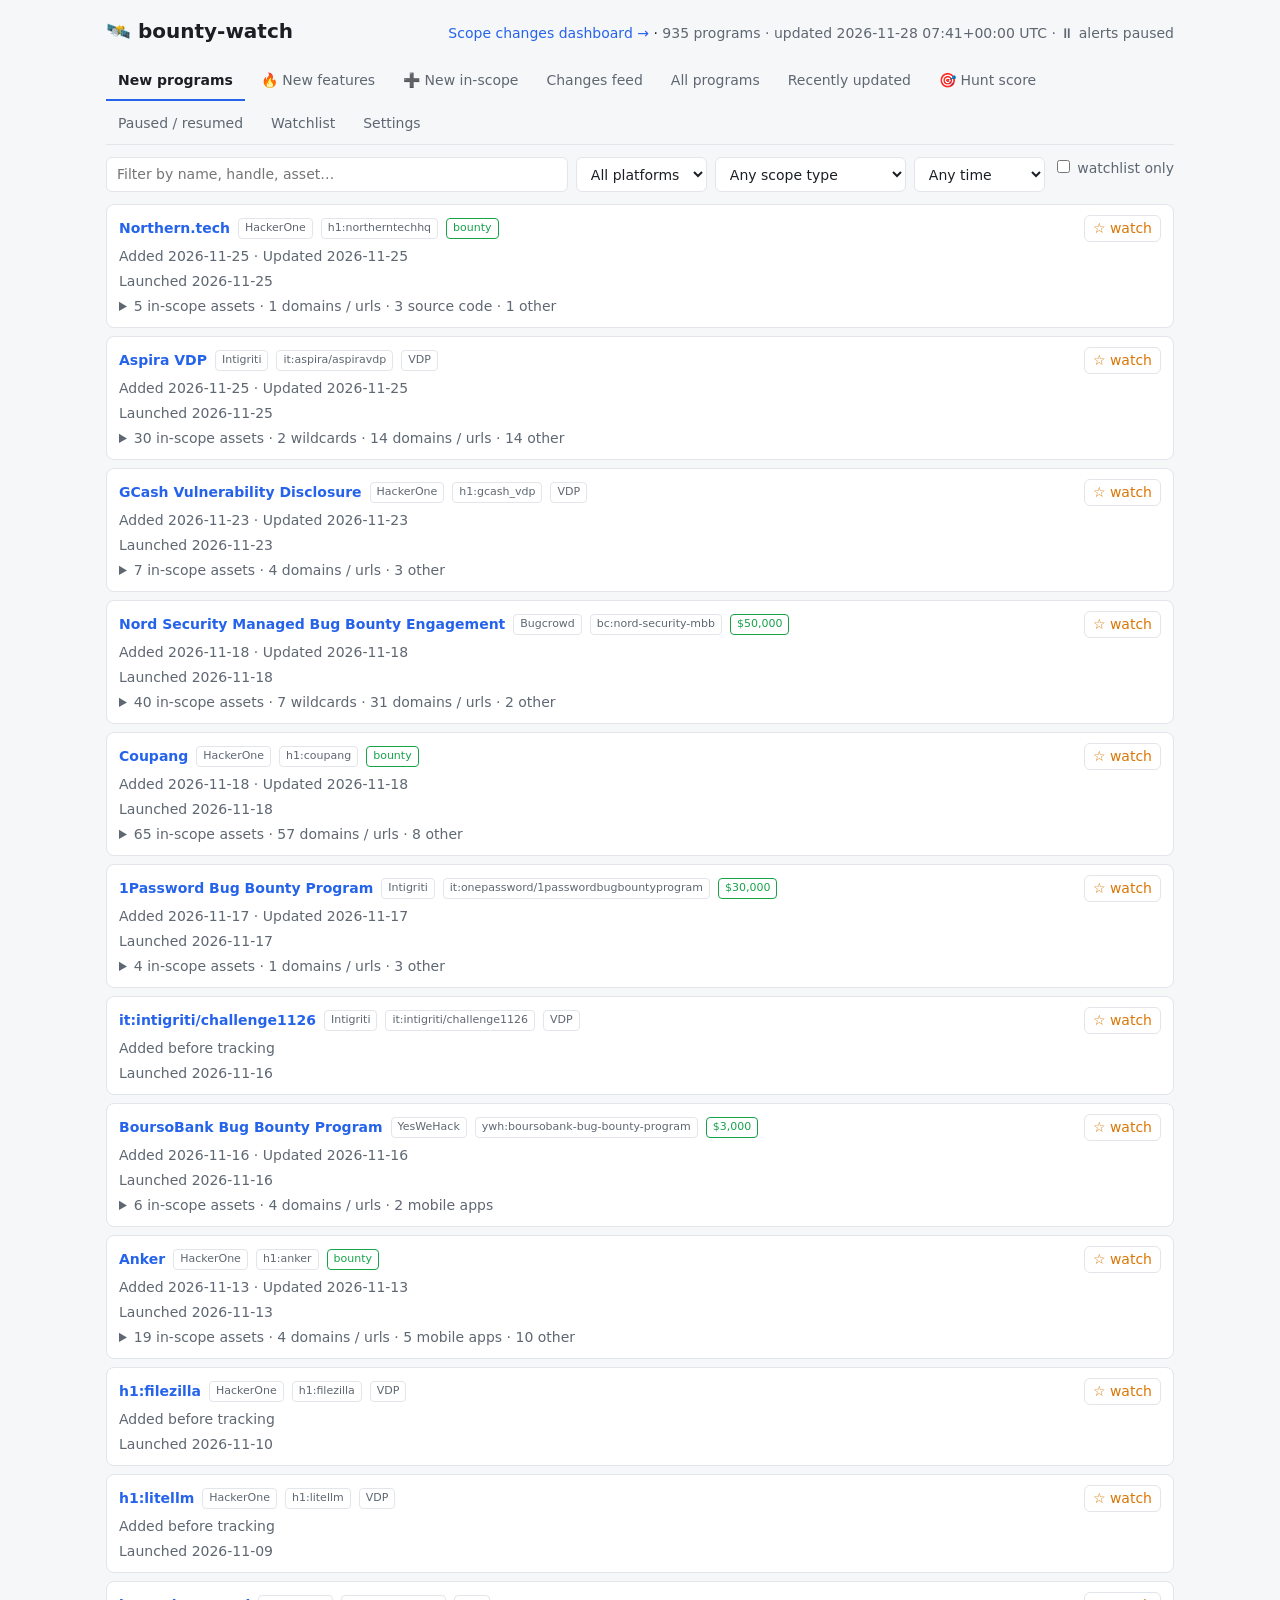
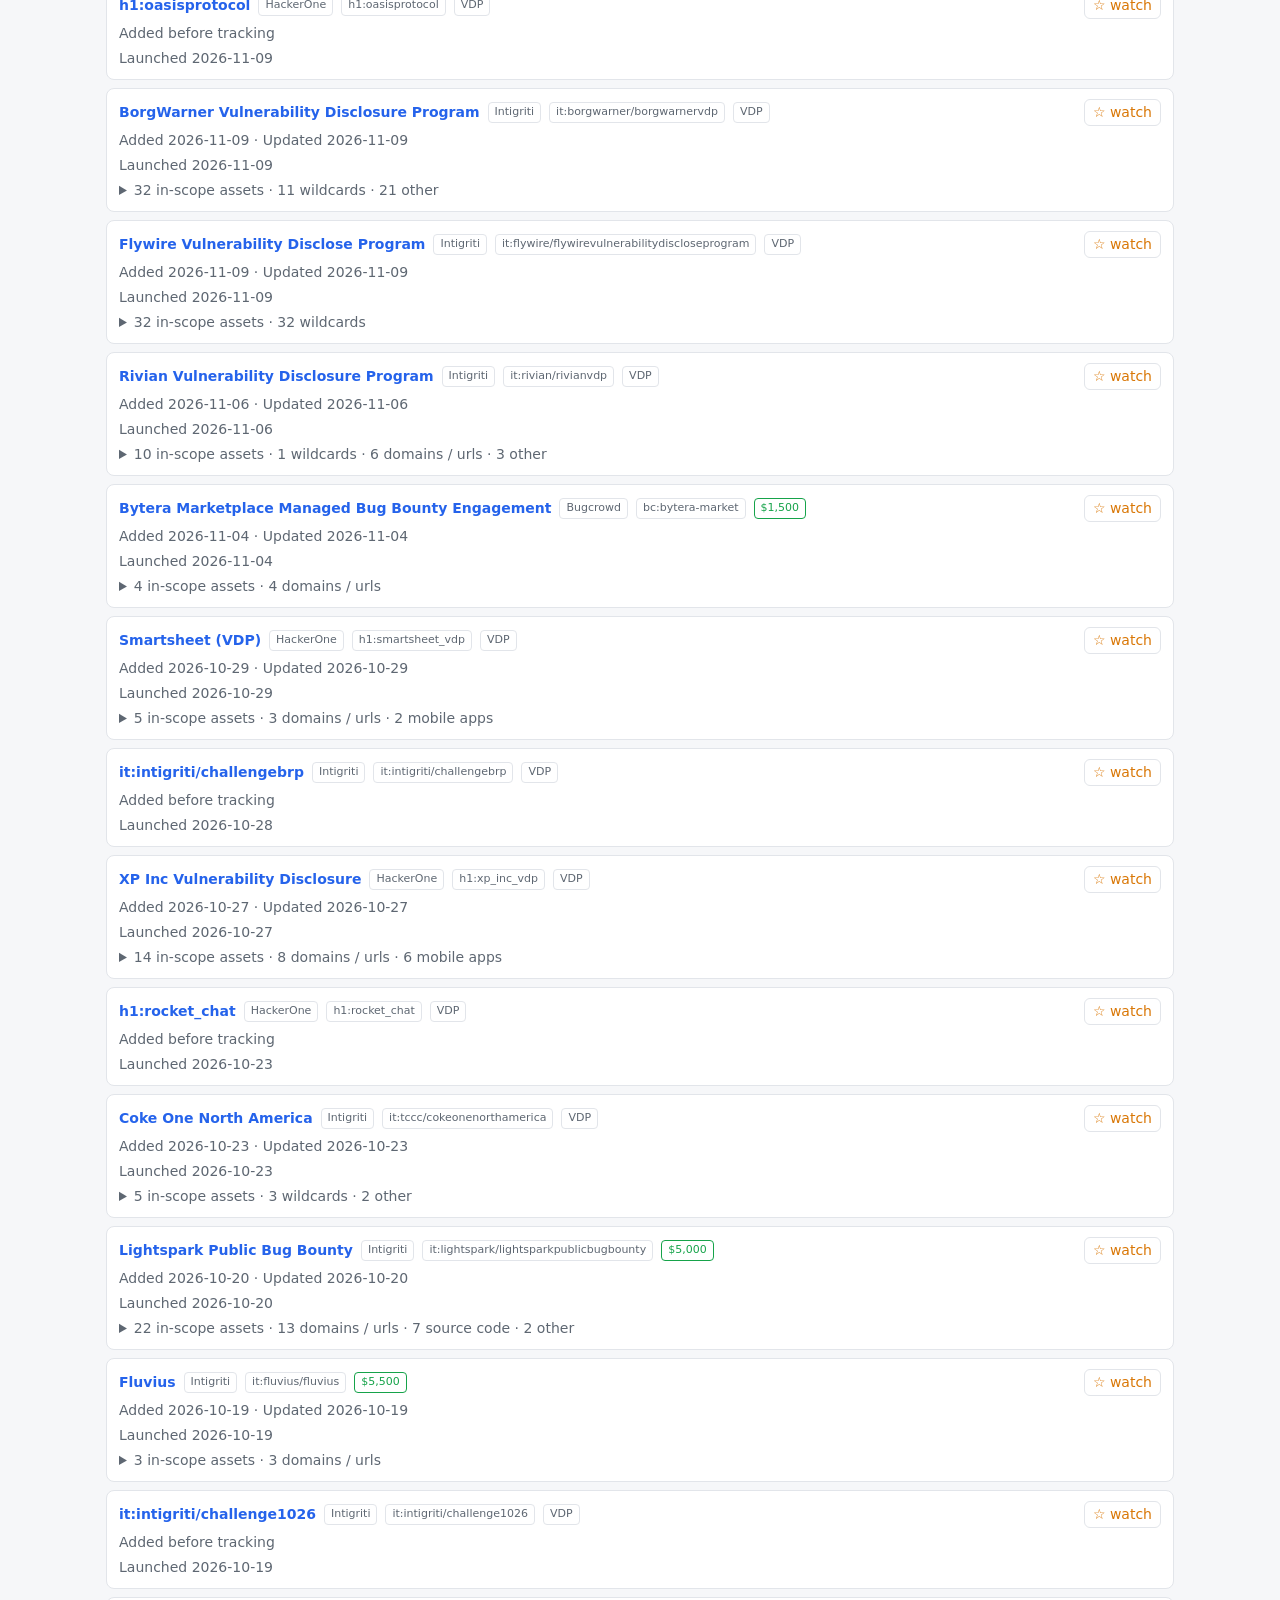
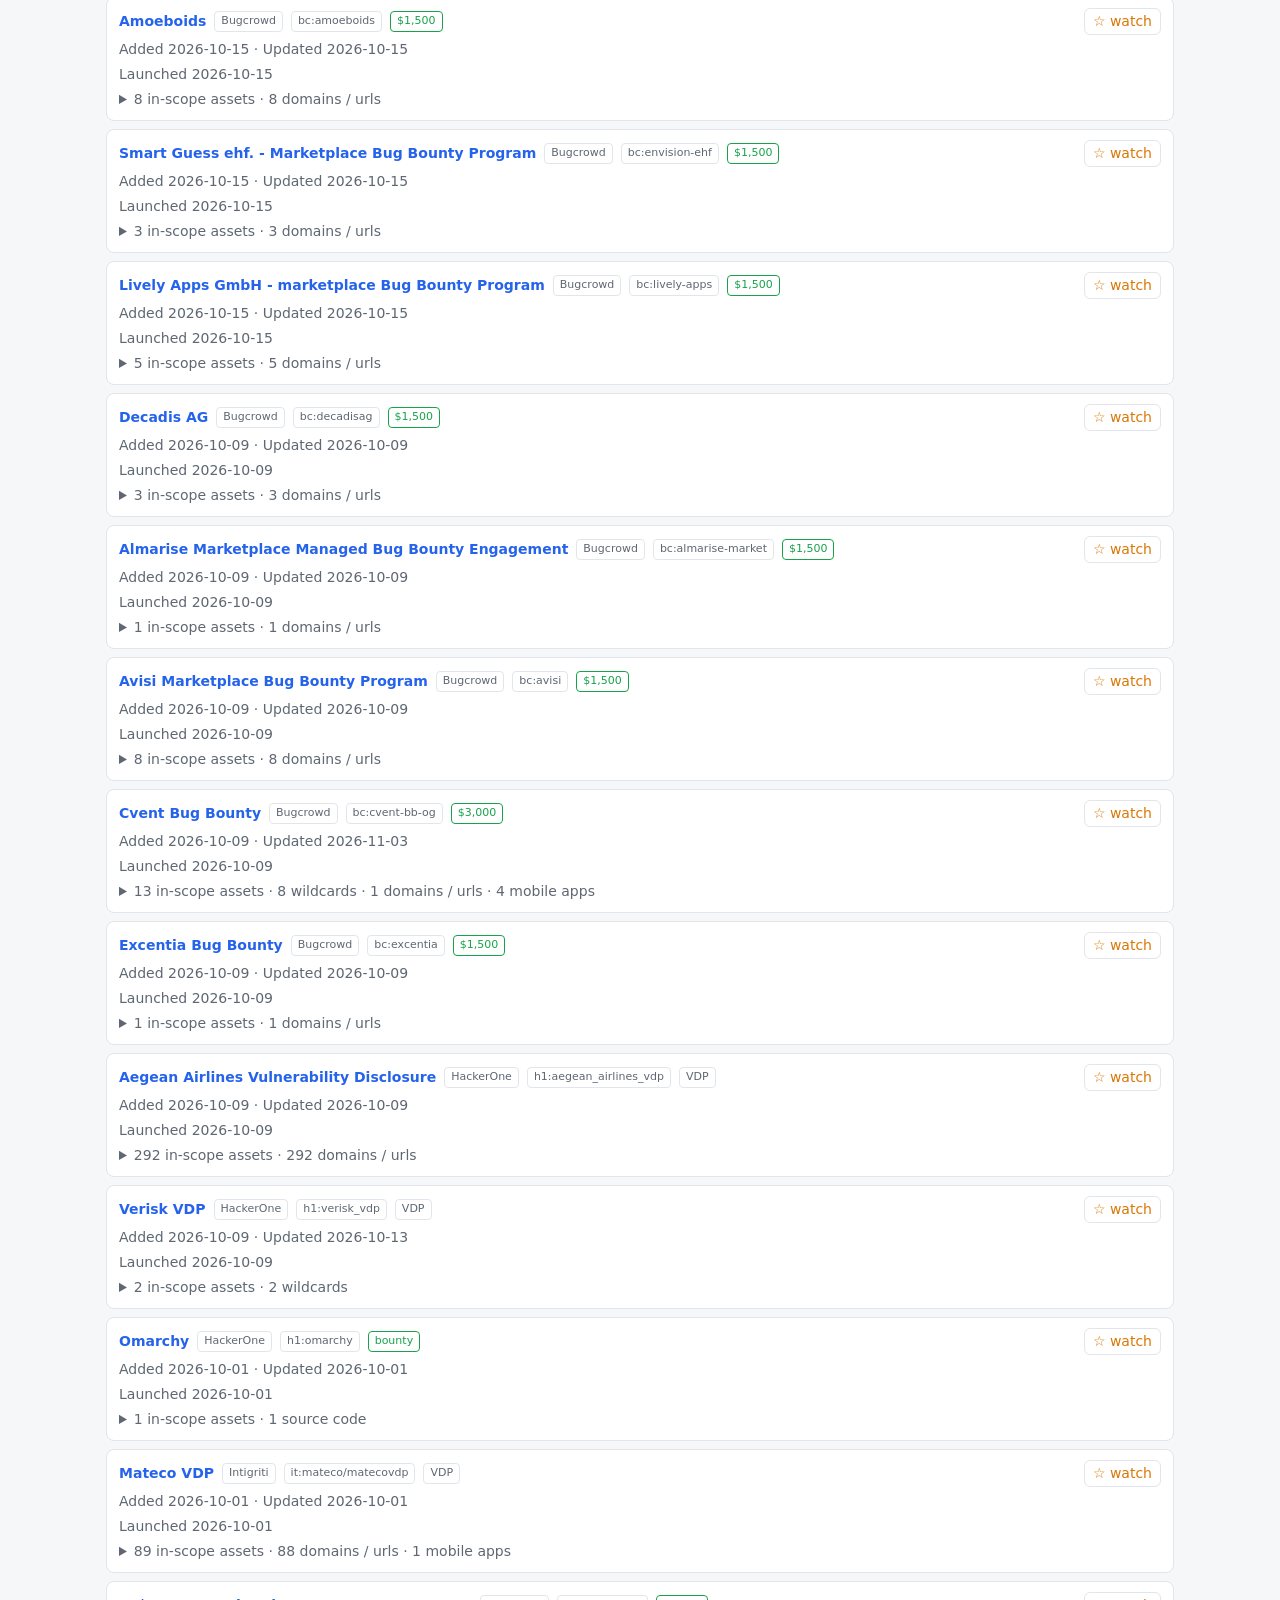
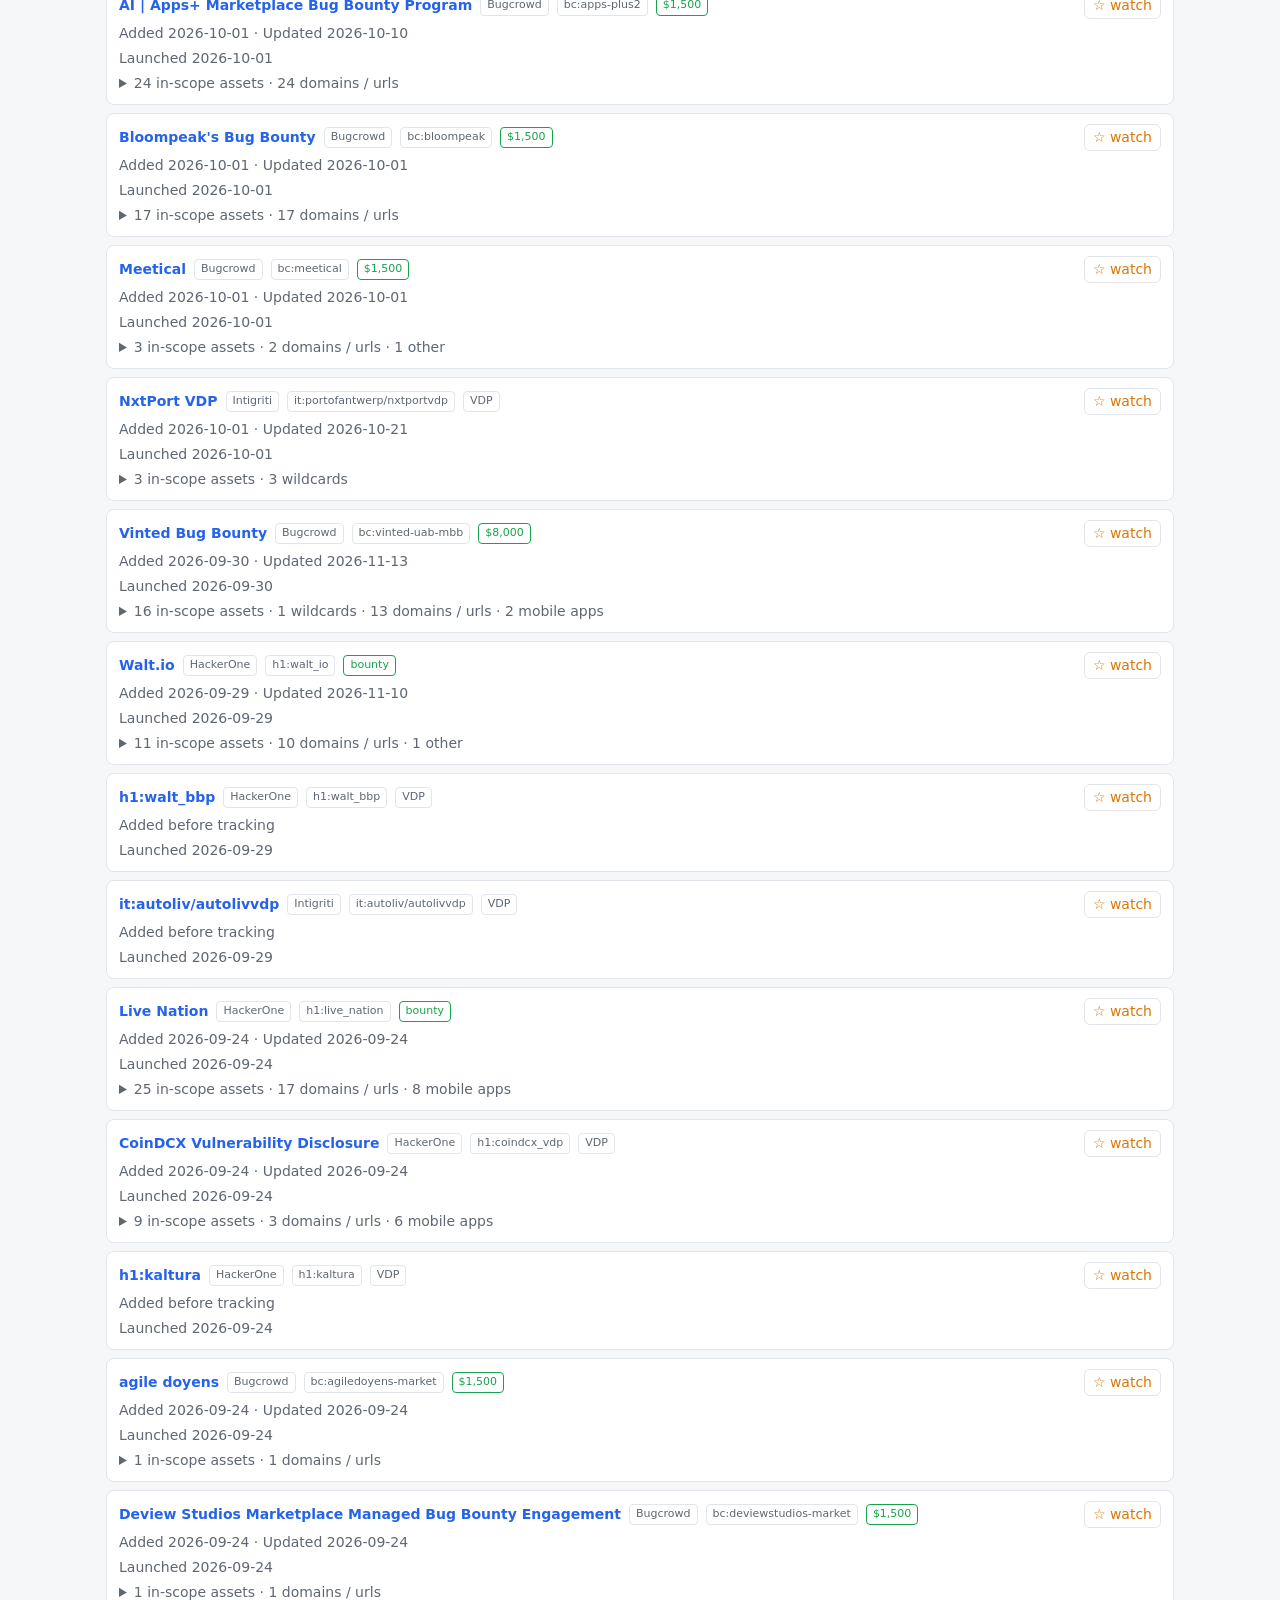
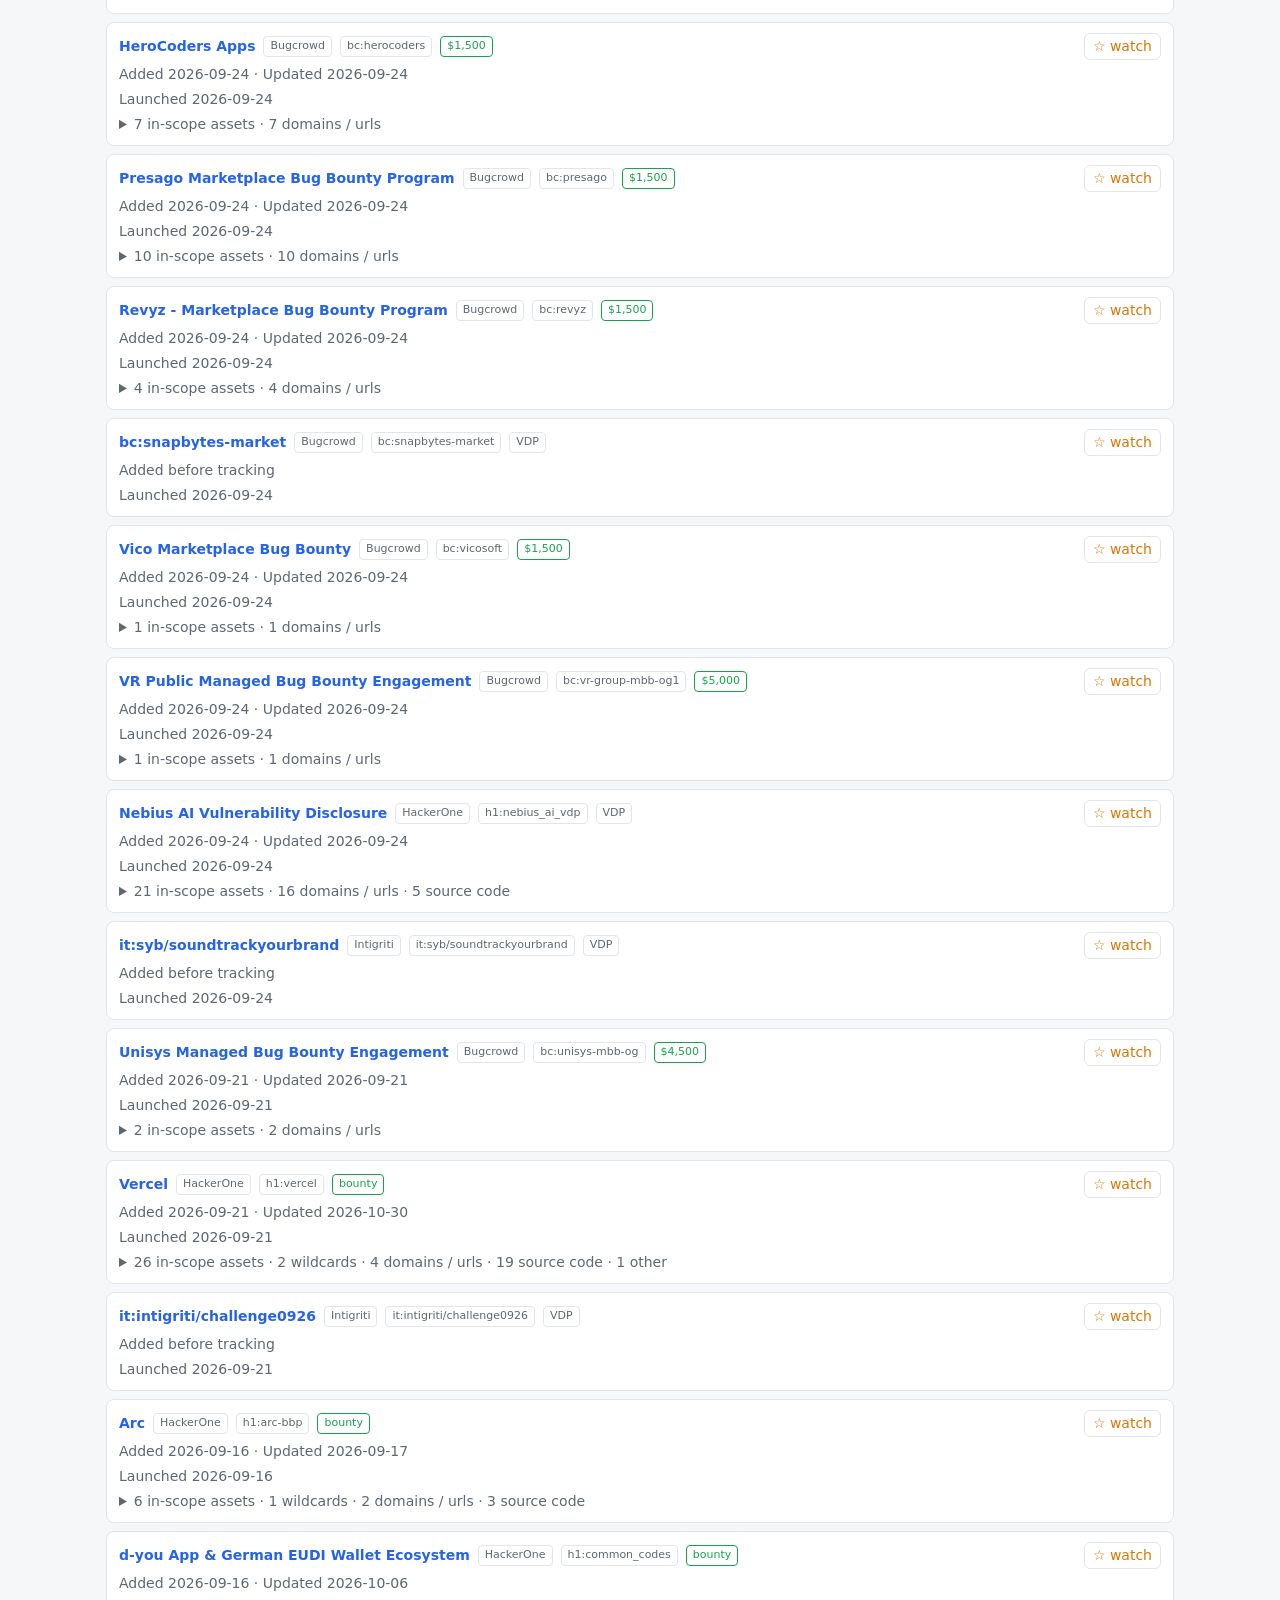
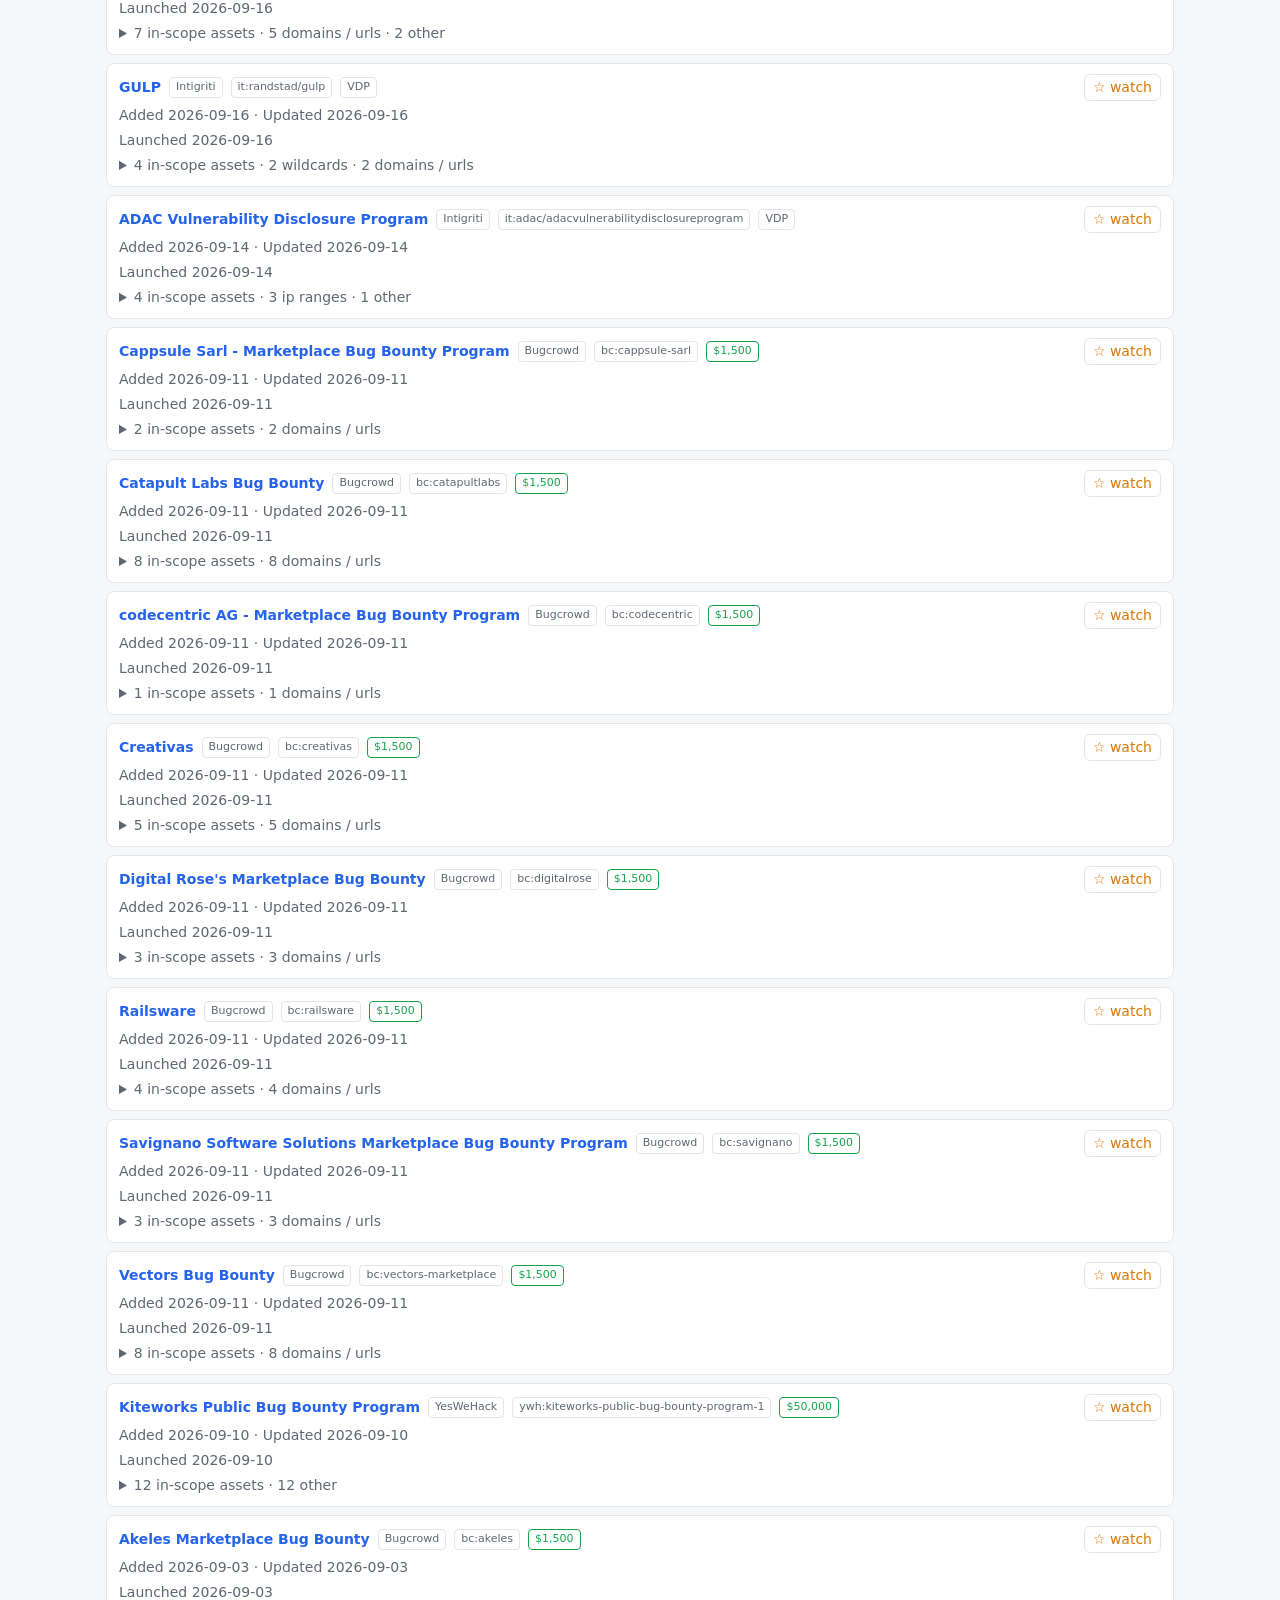
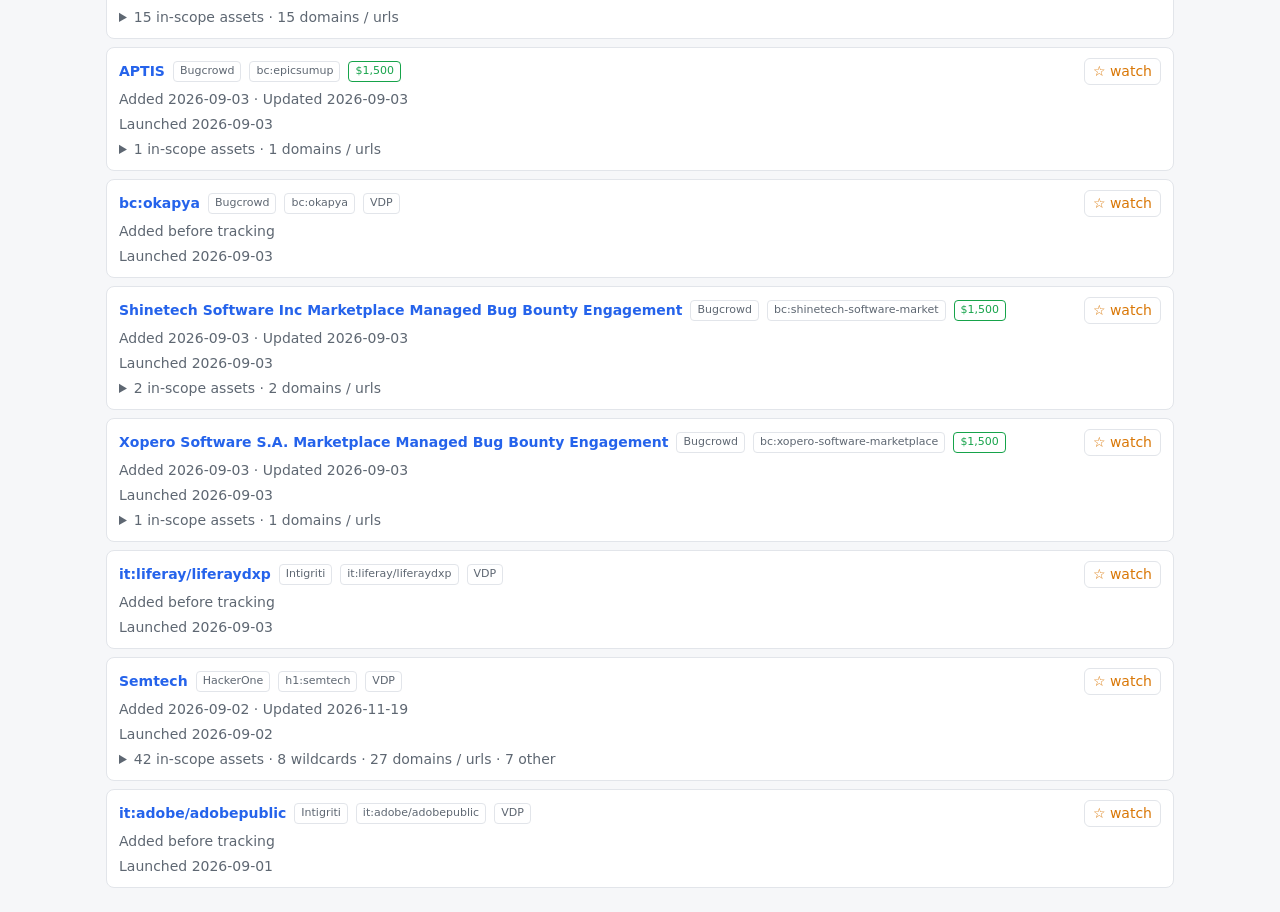
<file: docs/index.html>
<!doctype html>
<html lang="en">
<head>
<meta charset="utf-8">
<meta name="viewport" content="width=device-width,initial-scale=1">
<title>bounty-watch</title>
<link rel="stylesheet" href="style.css">
<script src="common.js"></script>
</head>
<body>
<main>
<header>
  <h1>🛰️ bounty-watch</h1>
  <span><a class="navlink" href="scope.html">Scope changes dashboard →</a> · <span class="mut" id="meta">loading…</span></span>
</header>
<nav id="tabs">
  <button data-t="new" class="on">New programs</button>
  <button data-t="features">🔥 New features</button>
  <button data-t="inscope">➕ New in-scope</button>
  <button data-t="feed">Changes feed</button>
  <button data-t="all">All programs</button>
  <button data-t="recent">Recently updated</button>
  <button data-t="hunt">🎯 Hunt score</button>
  <button data-t="paused">Paused / resumed</button>
  <button data-t="watch">Watchlist</button>
  <button data-t="settings">Settings</button>
</nav>
<div class="bar" id="bar">
  <input type="search" id="q" placeholder="Filter by name, handle, asset…">
  <select id="plat"><option value="">All platforms</option><option value="h1">HackerOne</option><option value="bc">Bugcrowd</option><option value="ywh">YesWeHack</option><option value="it">Intigriti</option></select>
  <select id="kind"><option value="">All change types</option><option>new</option><option>suspended</option><option>resumed</option><option>scope+</option><option>scope-</option><option>deploy</option><option>subdomain</option><option>feature</option><option>changelog</option><option>live-host</option><option>takeover</option><option>bypass</option><option>appversion</option></select>
  <select id="stype" title="Programs whose scope includes this asset type"></select>
  <select id="sort"><option value="first">Newest programs first</option><option value="upd">Recently updated first</option><option value="bounty">Highest bounty</option><option value="name">Name A–Z</option></select>
  <select id="since"><option value="">Any time</option><option value="1">Last 24h</option><option value="7">Last 7 days</option><option value="30">Last 30 days</option><option value="90">Last 90 days</option></select>
  <label class="mut"><input type="checkbox" id="mine"> watchlist only</label>
</div>
<div id="out"></div>
<button id="more" hidden>Show more</button>
</main>
<script>
const REPO = "abdulsalam-create/bounty-watch";
const PNAME = {h1:"HackerOne",bc:"Bugcrowd",ywh:"YesWeHack",it:"Intigriti"};
const $ = s => document.querySelector(s);
const esc = s => String(s ?? "").replace(/[&<>"']/g, c => ({"&":"&amp;","<":"&lt;",">":"&gt;",'"':"&quot;","'":"&#39;"}[c]));
const ls = {get(k){try{return localStorage.getItem(k)}catch{return null}}, set(k,v){try{v?localStorage.setItem(k,v):localStorage.removeItem(k)}catch{}}};
let P = {}, PZ = {}, F = [], W = [], EV = {}, wSha = null, tab = "new", limit = 100, SET = {alerts_paused:false};

async function init(){
  // no unique cache-buster: let the browser revalidate (ETag -> 304) so repeat loads are instant.
  // GitHub Pages purges its CDN on each deploy, so data is still fresh after every scan.
  const opt = { cache: "no-cache" };
  const [p, f, ev, st] = await Promise.all([fetch("data/programs.json", opt).then(r=>r.json()), fetch("data/changes.json", opt).then(r=>r.json()).catch(()=>[]), fetch("data/evidence.json", opt).then(r=>r.json()).catch(()=>({})), fetch("data/settings.json", opt).then(r=>r.json()).catch(()=>({alerts_paused:false}))]);
  P = p.programs; PZ = p.paused || {}; F = f; EV = ev || {}; SET = st || {alerts_paused:false};
  $("#meta").textContent = `${Object.keys(P).length} programs · updated ${p.updated.replace("T"," ")} UTC${SET.alerts_paused ? " · ⏸ alerts paused" : ""}`;
  await loadWatch();
  const h = (location.hash || "").slice(1);
  if(["features","inscope","feed","all","recent","hunt","paused","watch"].includes(h)){
    tab = h; document.querySelectorAll("#tabs button").forEach(b=>b.classList.toggle("on", b.dataset.t===h));
  }
  render();
}
async function loadWatch(){
  // Only hit the GitHub API when a token is set (it returns the sha needed to edit).
  // Otherwise read the raw file directly: faster and not subject to the 60/hr unauth API limit.
  if(!ls.get("bw_pat")){
    W = await fetch("https://raw.githubusercontent.com/"+REPO+"/main/watchlist.json", {cache:"no-cache"}).then(r=>r.json()).catch(()=>[]);
    return;
  }
  try{
    const r = await fetch(`https://api.github.com/repos/${REPO}/contents/watchlist.json`, {headers: auth(), cache:"no-store"});
    const j = await r.json(); wSha = j.sha; W = JSON.parse(atob(j.content.replace(/\n/g,"")));
  }catch{ W = await fetch("https://raw.githubusercontent.com/"+REPO+"/main/watchlist.json").then(r=>r.json()).catch(()=>[]); }
}
function auth(){ const t = ls.get("bw_pat"); return t ? {Authorization: "Bearer "+t} : {}; }
async function toggle(k){
  const t = ls.get("bw_pat");
  if(!t){ alert("Add a GitHub token in Settings to edit the watchlist from here, or edit watchlist.json on GitHub."); return; }
  const next = W.includes(k) ? W.filter(x=>x!==k) : [...W, k].sort();
  const r = await fetch(`https://api.github.com/repos/${REPO}/contents/watchlist.json`, {method:"PUT", headers:{...auth(),"Content-Type":"application/json"},
    body: JSON.stringify({message:`watchlist: ${W.includes(k)?"remove":"add"} ${k}`, content: btoa(JSON.stringify(next,null,1)+"\n"), sha: wSha})});
  if(!r.ok){ alert("GitHub API error "+r.status+": "+(await r.text()).slice(0,200)); return; }
  wSha = (await r.json()).content.sha; W = next; render();
}
async function setPaused(paused){
  const t = ls.get("bw_pat");
  if(!t){ alert("Add a GitHub token in Settings to change alerts from here, or edit docs/data/settings.json on GitHub."); return; }
  const path = "docs/data/settings.json";
  const g = await fetch(`https://api.github.com/repos/${REPO}/contents/${path}`, {headers: auth(), cache:"no-store"});
  if(!g.ok){ alert("GitHub API error "+g.status+": "+(await g.text()).slice(0,200)); return; }
  const gj = await g.json();
  const body = JSON.stringify({alerts_paused: paused}, null, 1) + "\n";
  const r = await fetch(`https://api.github.com/repos/${REPO}/contents/${path}`, {method:"PUT", headers:{...auth(),"Content-Type":"application/json"},
    body: JSON.stringify({message:`settings: ${paused?"pause":"resume"} email alerts`, content: btoa(body), sha: gj.sha})});
  if(!r.ok){ alert("GitHub API error "+r.status+": "+(await r.text()).slice(0,200)); return; }
  SET.alerts_paused = paused; render();
}
function match(k, extra){
  const q = $("#q").value.trim().toLowerCase(), pl = $("#plat").value;
  if(pl && !k.startsWith(pl+":")) return false;
  if($("#mine").checked && !W.includes(k)) return false;
  const st = $("#stype").value; if(st && !typeMatch(P[k]?.scope || [], st)) return false;
  return !q || (k + " " + extra).toLowerCase().includes(q);
}
function progRow(k, p, note){
  const on = W.includes(k);
  const sc = (p?.scope||[]);
  return `<div class="row"><div class="top"><a href="${esc(p?.url)}" target="_blank" rel="noopener">${esc(p?.name||k)}</a>
    <span class="tag">${PNAME[k.split(":")[0]]}</span><span class="tag">${esc(k)}</span>
    ${p?.bounty ? `<span class="tag t-new">${p.bounty>1?"$"+p.bounty.toLocaleString():"bounty"}</span>`:`<span class="tag">VDP</span>`}
    <button class="star" data-k="${esc(k)}">${on?"★ watching":"☆ watch"}</button></div>
    <div class="x">${p?.first?`Added ${esc(p.first)}`:"Added before tracking"}${p?.upd?` · Updated ${esc(p.upd)}`:""}</div>
    ${note?`<div class="x">${esc(note)}</div>`:""}
    ${sc.length?`<details><summary>${sc.length} in-scope assets · ${typeSummary(sc)}</summary><ul>${sc.map(a=>`<li>${esc(a)}</li>`).join("")}</ul></details>`:""}</div>`;
}
function chips(label, arr, cls){
  return (arr && arr.length) ? `<div class="chips"><span class="mut">${label}:</span>${arr.map(a=>`<code class="chip ${cls}">${esc(a)}</code>`).join("")}</div>` : "";
}
function endpointChips(arr, live){
  if(!arr || !arr.length) return "";
  live = live || {};
  const items = arr.map(e=>{
    const qualified = e.includes("/") && e.split("/")[0].includes(".");  // has a real host
    if(!qualified) return `<code class="chip ep" title="path only; host unknown">${esc(e)}</code>`;
    const url = "https://" + e, st = live[e];
    const badge = st ? `<span class="stbadge s${String(st)[0]}">${st}</span>` : "";
    return `<a class="chip ep" href="${esc(url)}" target="_blank" rel="noopener" title="${esc(url)}">${esc(e)}${badge}</a>`;
  }).join("");
  return `<div class="chips"><span class="mut">new endpoints:</span>${items}</div>`;
}
function jsLinks(arr){
  if(!arr || !arr.length) return "";
  return `<div class="chips"><span class="mut">new JS files:</span>${arr.map(u=>{
    const name = esc(u.split("?")[0].split("/").pop());
    return `<a class="chip js" href="${esc(u)}" target="_blank" rel="noopener" title="${esc(u)}">${name}</a>`;
  }).join("")}</div>`;
}
function bypassChips(e){
  if(e.relocked) return `<div class="chips"><span class="mut">target:</span><a class="chip sub" href="${esc(e.target)}" target="_blank" rel="noopener">${esc(e.target)}</a> <span class="chip" style="color:var(--warn);border-color:var(--warn)">re-locked, snapshot kept</span></div>` + snapFor(e.target);
  const t = e.target ? `<div class="chips"><span class="mut">target:</span><a class="chip sub" href="${esc(e.target)}" target="_blank" rel="noopener">${esc(e.target)}</a> <span class="mut">was ${esc(String(e.base||403))}</span></div>` : "";
  const w = (e.techniques||[]).map(x=>`<code class="chip ep" title="${x.sha?("snapshot "+esc(x.sha)):""}">${esc(x.t)} → ${esc(String(x.s))}</code>`).join("");
  return t + (w?`<div class="chips"><span class="mut">bypasses:</span>${w}</div>`:"") + snapFor(e.target);
}
function snapFor(target){
  const items = Object.values(EV).filter(v => v.target === target && v.snap);
  if(!items.length) return "";
  return items.slice(0,6).map(v => `<details class="snap"><summary>📸 snapshot · ${esc(v.tech)} · ${(v.snap.bytes||0).toLocaleString()} bytes · ${esc(v.snap.captured||v.first||"")}${v.relocked?` · <span style="color:var(--warn)">re-locked ${esc(v.relocked)}</span>`:""}</summary>
    <div class="mut" style="font-size:11px;margin:4px 0">sha256: ${esc(v.snap.sha256||"")}</div>
    <pre class="snapbody">${esc(v.snap.snippet||"")}</pre></details>`).join("");
}
function evRow(e){
  // new-feature events carry the actual new endpoints / GraphQL ops / feature flags, plus the new JS files
  const feat = e.t === "feature" ? endpointChips(e.api, e.live) + chips("GraphQL", e.gql, "gql") + chips("feature flags", e.flags, "flag") + jsLinks(e.js)
    : e.t === "deploy" ? jsLinks(e.js)
    : e.t === "bypass" ? bypassChips(e)
    : (e.t === "subdomain" || e.t === "live-host") ? chips(e.t === "live-host" ? "live" : "new subdomains", e.hosts || e.subs, "sub") : "";
  const detail = e.t === "feature" ? `<div class="x"><b>New features detected</b> from a changed JS bundle</div>` : `<div class="x">${esc(e.x)}</div>`;
  return `<div class="row"><div class="top"><span class="tag t-${esc(e.t)}">${esc(e.t)}</span><a href="${esc(e.u)}" target="_blank" rel="noopener">${esc(e.n)}</a>
    <span class="tag">${esc(e.k)}</span><span class="mut">${esc(e.d)}</span>
    <button class="star" data-k="${esc(e.k)}">${W.includes(e.k)?"★":"☆"}</button></div>${detail}${feat}</div>`;
}
function cutoff(){ const d = +$("#since").value; return d ? new Date(Date.now()-d*864e5).toISOString().slice(0,10) : ""; }
function render(){
  $("#bar").hidden = tab === "settings";
  $("#kind").hidden = tab !== "feed";
  $("#sort").hidden = !["all","watch","recent"].includes(tab);
  $("#stype").hidden = tab === "feed" || tab === "settings" || tab === "paused";
  let html = [];
  if(tab === "settings"){
    html = [`<div class="row"><b>Watchlist editing</b><p class="mut">Create a <a href="https://github.com/settings/personal-access-tokens/new" target="_blank" rel="noopener">fine-grained token</a> with access to <code>${REPO}</code> only and <i>Contents: Read and write</i>. It is stored only in this browser.</p>
      <input type="password" id="pat" placeholder="github_pat_…" value="${esc(ls.get("bw_pat")||"")}" style="width:100%"><p><button id="savepat" class="star" style="margin:0">Save token</button></p>
      <p class="mut">No token? Edit <a href="https://github.com/${REPO}/edit/main/watchlist.json" target="_blank" rel="noopener">watchlist.json</a> directly. Keys look like <code>h1:handle</code>, <code>bc:slug</code>, <code>ywh:slug</code>, <code>it:company/handle</code>.</p>
      <p class="mut">Run a scan now: <a href="https://github.com/${REPO}/actions/workflows/scan.yml" target="_blank" rel="noopener">Actions → daily-scan → Run workflow</a>.</p></div>`];
    html.push(`<div class="row" style="margin-top:16px"><b>Email alerts</b>
      <p class="mut">Pause every alert email: new programs, watchlist changes and the daily scope digests. Scans keep running and the dashboard keeps updating; nothing is emailed while paused.</p>
      <p><button class="star" style="margin:0" id="pausealerts">${SET.alerts_paused ? "Resume email alerts" : "Pause email alerts"}</button>
      <span class="tag ${SET.alerts_paused ? "t-suspended" : "t-new"}">${SET.alerts_paused ? "paused" : "sending"}</span></p>
      <p class="mut">No token? Edit <a href="https://github.com/${REPO}/edit/main/docs/data/settings.json" target="_blank" rel="noopener">settings.json</a> directly.</p></div>`);
  } else if(tab === "paused"){
    const since = cutoff(), flap = m => (m.flips||0) >= 3 ? `<span class="tag t-suspended">flapping · paused ${m.flips}×</span>` : "";
    const gone = Object.entries(PZ).filter(([k,m]) => (!since || m.gone >= since) && match(k, m.n||"")).sort((a,b)=>b[1].gone.localeCompare(a[1].gone));
    const back = Object.keys(P).filter(k => P[k].back && (!since || P[k].back >= since) && match(k, P[k].name)).sort((a,b)=>P[b].back.localeCompare(P[a].back));
    html.push(`<h3>Currently paused (${gone.length})</h3><p class="mut">Programs that dropped off the public list: suspended, paused, gone private or closed.</p>`);
    gone.slice(0, limit).forEach(([k,m]) => html.push(`<div class="row"><div class="top"><span class="tag t-suspended">paused</span><a href="${esc(m.u)}" target="_blank" rel="noopener">${esc(m.n||k)}</a><span class="tag">${PNAME[k.split(":")[0]]}</span><span class="tag">${esc(k)}</span>${flap(m)}<span class="mut">since ${esc(m.gone)}</span></div></div>`));
    html.push(`<h3>Recently resumed (${back.length})</h3><p class="mut">Programs that came back after a pause. These are not counted as new programs.</p>`);
    back.slice(0, limit).forEach(k => html.push(progRow(k, P[k], `Resumed ${P[k].back}${P[k].gap!=null?` after ${P[k].gap} day(s) paused`:""}`).replace('<div class="top">', `<div class="top">${flap(P[k])}`)));
    $("#more").hidden = Math.max(gone.length, back.length) <= limit;
  } else if(tab === "hunt"){
    const since = cutoff();
    const parts = {fresh:"freshness",momentum:"new-surface momentum",surface:"attack surface",reward:"reward",unsaturated:"low saturation"};
    const keys = Object.keys(P).filter(k => P[k].hunt!=null && (!since || (P[k].upd||P[k].first||"") >= since)
      && (!$("#stype").value || typeMatch(P[k].scope||[], $("#stype").value)) && match(k, P[k].name+" "+P[k].scope.join(" ")));
    keys.sort((a,b)=>P[b].hunt-P[a].hunt);
    if(!$("#q").value && !since) html.push(`<p class="mut">Ranked by likelihood of fresh, under-hunted attack surface; recency and new-scope momentum weigh most. ${keys.length} scored programs.</p>`);
    keys.slice(0, limit).forEach(k => {
      const p = P[k], pr = p.parts||{};
      const bars = Object.keys(parts).map(f=>`<span>${parts[f]} ${Math.round((pr[f]||0)*100)}%</span>`).join("");
      html.push(progRow(k, p, (p.hy||[]).join(" · ")).replace('</details>', `</details>`).replace('<div class="x">', `<div class="parts">${bars}</div><div class="x">`));
    });
    $("#more").hidden = keys.length <= limit;
  } else if(tab === "all" || tab === "watch" || tab === "recent"){
    const srt = $("#sort").value, since = cutoff(), fld = srt === "first" ? "first" : "upd";
    const keys = Object.keys(P).filter(k => (tab!=="watch" || W.includes(k)) && (tab!=="recent" || P[k].upd)
      && (!since || (P[k][fld]||"") >= since) && match(k, P[k].name+" "+P[k].scope.join(" ")));
    const by = {first:(a,b)=>(P[b].first||"").localeCompare(P[a].first||""), upd:(a,b)=>(P[b].upd||"").localeCompare(P[a].upd||""),
      bounty:(a,b)=>P[b].bounty-P[a].bounty, name:()=>0}[srt];
    keys.sort((a,b)=>by(a,b)||P[a].name.localeCompare(P[b].name));
    if(tab==="watch") W.filter(k=>!P[k]).forEach(k=>html.push(progRow(k,null,"Not found in current data (closed or wrong key)")));
    keys.slice(0, limit).forEach(k=>html.push(progRow(k,P[k])));
    $("#more").hidden = keys.length <= limit;
  } else if(tab === "features"){
    const since = cutoff();
    const ev = F.filter(e => (e.t==="feature"||e.t==="takeover"||e.t==="bypass") && (!since || e.d >= since)
      && (!$("#plat").value || e.k.startsWith($("#plat").value+":")) && (!$("#mine").checked || W.includes(e.k))
      && match(e.k, e.n+" "+e.x));
    if(!$("#q").value) html.push(`<p class="mut">New code features (endpoints, GraphQL ops, feature flags) and takeovers spotted on watchlist programs. This is the freshest, least-hunted attack surface. ${ev.length} in range.</p>`);
    ev.slice(0, limit).forEach(e => html.push(evRow(e)));
    if(!ev.length) html.push(`<div class="empty">No new features yet. Add programs to your ★ Watchlist; features are detected from their JS bundles on each scan.</div>`);
    $("#more").hidden = ev.length <= limit;
  } else if(tab === "inscope"){
    const since = cutoff();
    const ev = F.filter(e => e.t==="scope+" && (e.f==="scope" || (!e.f && !e.x.startsWith("out-of-scope")))
      && (!since || e.d >= since) && (!$("#plat").value || e.k.startsWith($("#plat").value+":"))
      && (!$("#mine").checked || W.includes(e.k)) && match(e.k, e.n+" "+(e.a||[]).join(" ")));
    if(!$("#q").value) html.push(`<p class="mut">Programs that added new <b>in-scope</b> targets, newest first. ${ev.length} additions in range. Emailed daily.</p>`);
    ev.slice(0, limit).forEach(e => {
      const b = P[e.k]?.bounty || e.b || 0;
      html.push(`<div class="row"><div class="top"><span class="tag t-scope+">➕ in-scope</span><a href="${esc(e.u)}" target="_blank" rel="noopener">${esc(e.n)}</a>
        <span class="tag">${PNAME[e.k.split(":")[0]]}</span><span class="tag">${esc(e.k)}</span>
        ${b?`<span class="tag t-new">${b>1?"$"+b.toLocaleString():"bounty"}</span>`:`<span class="tag">VDP</span>`}
        <span class="mut">${esc(e.d)}</span><button class="star" data-k="${esc(e.k)}">${W.includes(e.k)?"★":"☆"}</button></div>
        ${chips("new in-scope", e.a || [e.x.replace(/^scope added: /,"")], "sub")}</div>`);
    });
    $("#more").hidden = ev.length <= limit;
  } else {
    const kind = tab==="new" ? "new" : $("#kind").value;
    const since = cutoff();
    const ev = F.filter(e => (!kind || e.t===kind) && (!since || e.d >= since) && match(e.k, e.n+" "+e.x));
    ev.slice(0, limit).forEach(e => html.push(tab==="new" ? progRow(e.k, P[e.k], `Launched ${e.d}`) : evRow(e)));
    $("#more").hidden = ev.length <= limit;
  }
  $("#out").innerHTML = html.join("") || `<div class="empty">Nothing here yet. ${tab==="new"||tab==="feed"?"Changes appear after the second daily scan.":""}</div>`;
}
$("#tabs").onclick = e => { const t = e.target.dataset.t; if(!t) return; tab = t; limit = 100; if(t==="recent") $("#sort").value = "upd"; if(t==="all") $("#sort").value = "first";
  document.querySelectorAll("#tabs button").forEach(b=>b.classList.toggle("on", b.dataset.t===t)); render(); };
["#q","#plat","#kind","#mine","#sort","#since","#stype"].forEach(s => $(s).addEventListener("input", ()=>{limit=100; render();}));
$("#more").onclick = () => { limit += 200; render(); };
$("#out").onclick = e => {
  const s = e.target.closest(".star[data-k]"); if(s) return toggle(s.dataset.k);
  if(e.target.id === "savepat"){ ls.set("bw_pat", $("#pat").value.trim()); loadWatch().then(()=>{alert("Saved."); render();}); }
  if(e.target.id === "pausealerts") setPaused(!SET.alerts_paused);
};
$("#stype").innerHTML = typeOptions("Any scope type");
init().catch(e => { $("#meta").textContent = "Failed to load data: " + e; });
</script>
</body>
</html>
</file>
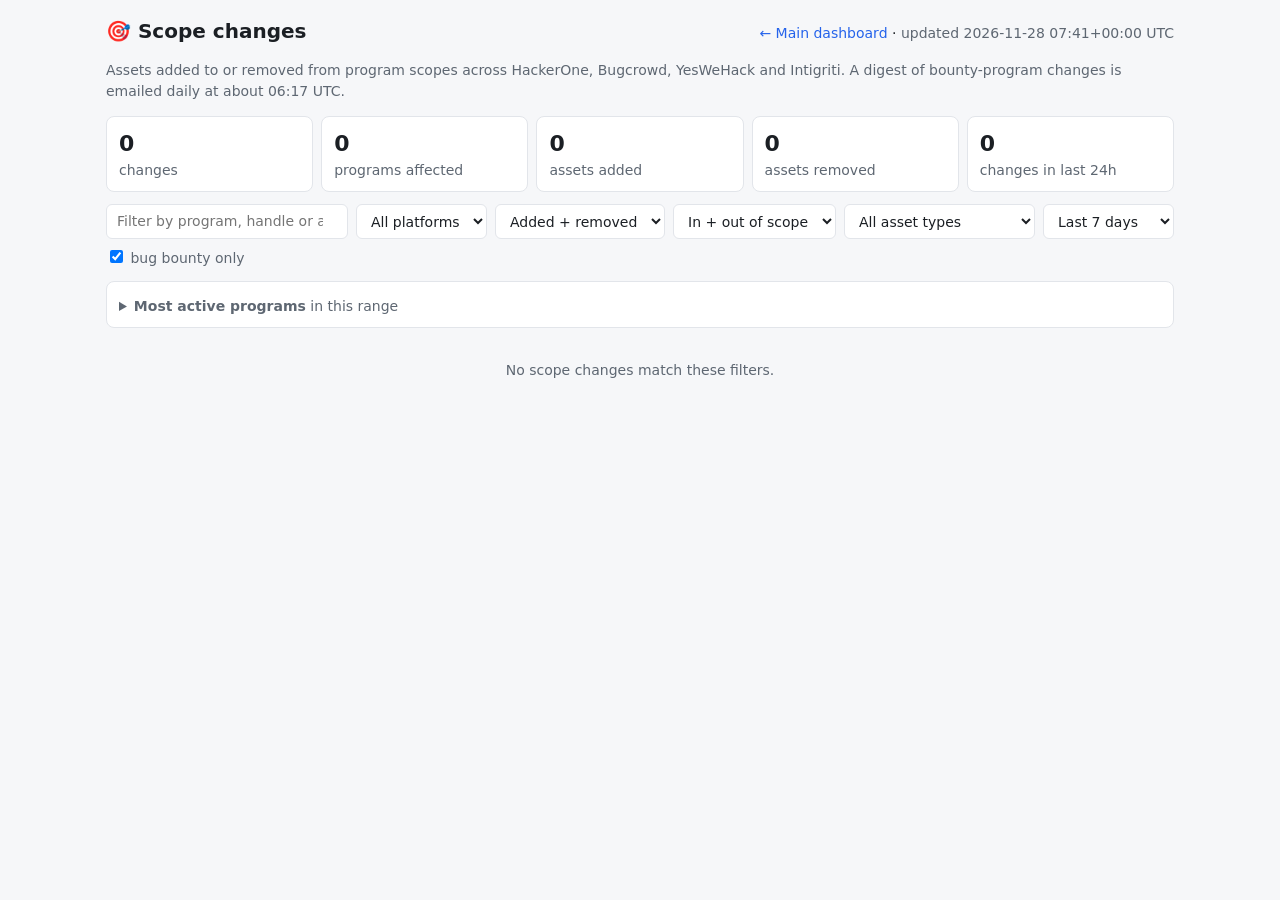
<file: docs/scope.html>
<!doctype html>
<html lang="en">
<head>
<meta charset="utf-8">
<meta name="viewport" content="width=device-width,initial-scale=1">
<title>bounty-watch · scope changes</title>
<link rel="stylesheet" href="style.css">
<script src="common.js"></script>
</head>
<body>
<main>
<header>
  <h1>🎯 Scope changes</h1>
  <span><a class="navlink" href="./">← Main dashboard</a> · <span class="mut" id="meta">loading…</span></span>
</header>
<p class="mut">Assets added to or removed from program scopes across HackerOne, Bugcrowd, YesWeHack and Intigriti. A digest of bounty-program changes is emailed daily at about 06:17 UTC.</p>
<div class="stats" id="stats"></div>
<div class="bar">
  <input type="search" id="q" placeholder="Filter by program, handle or asset…">
  <select id="plat"><option value="">All platforms</option><option value="h1">HackerOne</option><option value="bc">Bugcrowd</option><option value="ywh">YesWeHack</option><option value="it">Intigriti</option></select>
  <select id="dir"><option value="">Added + removed</option><option value="scope+">Added only</option><option value="scope-">Removed only</option></select>
  <select id="fld"><option value="">In + out of scope</option><option value="scope">In-scope list</option><option value="out-of-scope">Out-of-scope list</option></select>
  <select id="stype" title="Only show changed assets of this type"></select>
  <select id="since"><option value="1">Last 24h</option><option value="7" selected>Last 7 days</option><option value="30">Last 30 days</option><option value="90">Last 90 days</option></select>
  <label class="mut"><input type="checkbox" id="bb" checked> bug bounty only</label>
</div>
<details class="row" id="topbox"><summary><b>Most active programs</b> in this range</summary><div id="top"></div></details>
<div id="out"></div>
<button id="more" hidden>Show more days</button>
</main>
<script>
const PNAME = {h1:"HackerOne",bc:"Bugcrowd",ywh:"YesWeHack",it:"Intigriti"};
const $ = s => document.querySelector(s);
const esc = s => String(s ?? "").replace(/[&<>"']/g, c => ({"&":"&amp;","<":"&lt;",">":"&gt;",'"':"&quot;","'":"&#39;"}[c]));
let P = {}, E = [], days = 7;

// Older events store assets only in the text; newer ones carry a structured list.
function assets(e){
  const st = $("#stype").value, all = rawAssets(e);
  if(!st) return all;
  if(st === "wd") return typeMatch(P[e.k]?.scope || all, "wd") ? all.filter(a => "wd".includes(stype(a))) : [];
  return all.filter(a => stype(a) === st);
}
function rawAssets(e){
  if(e.a) return e.a;
  const i = e.x.indexOf(": "); return i < 0 ? [] : e.x.slice(i+2).replace(/ \(\+\d+ more\)$/, "").split(", ");
}
const field = e => e.f || (e.x.startsWith("out-of-scope") ? "out-of-scope" : "scope");
const bounty = e => e.b ?? P[e.k]?.bounty ?? 0;
const cutoff = n => new Date(Date.now() - n*864e5).toISOString().slice(0,10);

async function init(){
  const opt = { cache: "no-cache" };  // revalidate instead of re-downloading every load
  const [p, f] = await Promise.all([fetch("data/programs.json", opt).then(r=>r.json()), fetch("data/changes.json", opt).then(r=>r.json())]);
  P = p.programs;
  E = f.filter(e => e.t === "scope+" || e.t === "scope-");
  $("#meta").textContent = `updated ${p.updated.replace("T"," ")} UTC`;
  render();
}
function filtered(){
  const q = $("#q").value.trim().toLowerCase(), pl = $("#plat").value, dir = $("#dir").value, fl = $("#fld").value;
  const since = cutoff(+$("#since").value), bb = $("#bb").checked;
  return E.filter(e => e.d >= since && (!pl || e.k.startsWith(pl+":")) && (!dir || e.t === dir) && (!fl || field(e) === fl)
    && (!bb || bounty(e)) && assets(e).length && (!q || (e.k+" "+e.n+" "+assets(e).join(" ")).toLowerCase().includes(q)));
}
function render(){
  const ev = filtered();
  const progs = new Set(ev.map(e=>e.k));
  const nAdd = ev.filter(e=>e.t==="scope+").reduce((n,e)=>n+assets(e).length,0);
  const nRem = ev.filter(e=>e.t==="scope-").reduce((n,e)=>n+assets(e).length,0);
  const today = ev.filter(e=>e.d >= cutoff(1)).length;
  $("#stats").innerHTML = [["changes", ev.length], ["programs affected", progs.size], ["assets added", nAdd], ["assets removed", nRem], ["changes in last 24h", today]]
    .map(([l,n]) => `<div class="stat"><b>${n.toLocaleString()}</b><span class="mut">${l}</span></div>`).join("");

  const cnt = {}; ev.forEach(e => cnt[e.k] = (cnt[e.k]||0) + 1);
  $("#top").innerHTML = Object.entries(cnt).sort((a,b)=>b[1]-a[1]).slice(0,10).map(([k,n]) =>
    `<div class="x">${n} change(s) · <a href="#" data-q="${esc(k)}">${esc(P[k]?.name || k)}</a> <span class="tag">${esc(k)}</span></div>`).join("") || `<div class="x">None</div>`;

  // group by day, then by program
  const byDay = {};
  ev.forEach(e => ((byDay[e.d] ??= {})[e.k] ??= []).push(e));
  const dayKeys = Object.keys(byDay).sort().reverse();
  $("#out").innerHTML = dayKeys.slice(0, days).map(d => {
    const pk = Object.keys(byDay[d]);
    return `<div class="day">${esc(d)} <span class="mut">· ${pk.length} program(s)</span></div>` + pk.map(k => {
      const es = byDay[d][k], e0 = es[0], b = bounty(e0);
      const lists = es.map(e => `<div class="x">${field(e) === "out-of-scope" ? "Out-of-scope list" : "In-scope list"}:</div>
        <ul class="${e.t==="scope+"?"add":"rem"}">${assets(e).map(a=>`<li>${esc(a)}</li>`).join("")}</ul>`).join("");
      return `<div class="row"><div class="top"><a href="${esc(e0.u)}" target="_blank" rel="noopener">${esc(e0.n)}</a>
        <span class="tag">${PNAME[k.split(":")[0]]}</span><span class="tag">${esc(k)}</span>
        ${b ? `<span class="tag t-new">${b>1?"$"+b.toLocaleString():"bounty"}</span>` : `<span class="tag">VDP</span>`}</div>${lists}</div>`;
    }).join("");
  }).join("") || `<div class="empty">No scope changes match these filters.</div>`;
  $("#more").hidden = dayKeys.length <= days;
}
["#q","#plat","#dir","#fld","#since","#bb","#stype"].forEach(s => $(s).addEventListener("input", () => { days = 7; render(); }));
$("#more").onclick = () => { days += 7; render(); };
$("#top").onclick = e => { const q = e.target.dataset.q; if(q){ e.preventDefault(); $("#q").value = q; render(); } };
$("#stype").innerHTML = typeOptions("All asset types");
init().catch(e => { $("#meta").textContent = "Failed to load data: " + e; });
</script>
</body>
</html>
</file>
<file: docs/style.css>
:root{--bg:#f6f7f9;--card:#fff;--fg:#1b1f24;--mut:#5e6772;--line:#e2e5ea;--acc:#2563eb;--new:#16a34a;--rem:#dc2626;--dep:#9333ea;--sub:#d97706}
@media (prefers-color-scheme:dark){:root{--bg:#0f1115;--card:#171a20;--fg:#e6e8eb;--mut:#9aa3ad;--line:#2a2f37;--acc:#60a5fa;--new:#4ade80;--rem:#f87171;--dep:#c084fc;--sub:#fbbf24}}
*{box-sizing:border-box}
body{margin:0;background:var(--bg);color:var(--fg);font:14px/1.5 system-ui,-apple-system,Segoe UI,sans-serif}
main{max-width:1100px;margin:auto;padding:16px}
header{display:flex;flex-wrap:wrap;gap:8px 16px;align-items:baseline;justify-content:space-between}
h1{font-size:20px;margin:0}
.mut{color:var(--mut)}
nav{display:flex;gap:4px;flex-wrap:wrap;margin:16px 0 12px;border-bottom:1px solid var(--line)}
nav button{background:none;border:0;border-bottom:2px solid transparent;padding:8px 12px;color:var(--mut);font:inherit;cursor:pointer}
nav button.on{color:var(--fg);border-color:var(--acc);font-weight:600}
.bar{display:flex;flex-wrap:wrap;gap:8px;margin-bottom:12px}
input,select{font:inherit;padding:6px 10px;border:1px solid var(--line);border-radius:6px;background:var(--card);color:var(--fg)}
input[type=search]{flex:1;min-width:180px}
.row{background:var(--card);border:1px solid var(--line);border-radius:8px;padding:10px 12px;margin-bottom:8px}
.row .top{display:flex;gap:8px;align-items:center;flex-wrap:wrap}
.row a{color:var(--acc);text-decoration:none;font-weight:600}
.tag{font-size:11px;padding:1px 6px;border-radius:4px;border:1px solid var(--line);color:var(--mut)}
.t-new{color:var(--new);border-color:var(--new)}.t-suspended,.t-scope-{color:var(--rem);border-color:var(--rem)}
.t-scope\+{color:var(--new);border-color:var(--new)}.t-resumed{color:var(--acc);border-color:var(--acc)}.t-feature,.t-changelog{color:#0891b2;border-color:#0891b2}.t-takeover{color:#dc2626;border-color:#dc2626;font-weight:700}.t-live-host,.t-appversion,.t-subdomain{color:var(--sub);border-color:var(--sub)}.t-deploy{color:var(--dep);border-color:var(--dep)}.t-subdomain{color:var(--sub);border-color:var(--sub)}
.x{color:var(--mut);word-break:break-word;margin-top:4px}
.star{margin-left:auto;background:none;border:1px solid var(--line);border-radius:6px;cursor:pointer;color:var(--sub);padding:2px 8px;font:inherit}
details summary{cursor:pointer;color:var(--mut);margin-top:4px}
details ul{margin:4px 0;padding-left:18px;max-height:240px;overflow:auto;word-break:break-all}
.empty{padding:24px;text-align:center;color:var(--mut)}
#more{display:block;margin:8px auto}#more[hidden]{display:none}
.stats{display:grid;grid-template-columns:repeat(auto-fit,minmax(140px,1fr));gap:8px;margin-bottom:12px}
.stat{background:var(--card);border:1px solid var(--line);border-radius:8px;padding:10px 12px}.stat b{display:block;font-size:22px}
.day{margin:18px 0 8px;font-weight:600}.day span{font-weight:400}
.add,.rem{list-style:none;padding-left:0;margin:4px 0;word-break:break-all}.add li::before{content:"+ ";color:var(--new);font-weight:700}.rem li::before{content:"− ";color:var(--rem);font-weight:700}
.navlink{color:var(--acc);text-decoration:none}
.score{display:inline-flex;align-items:center;gap:6px;font-weight:700;margin-left:auto}
.score .bar{width:54px;height:7px;border-radius:4px;background:var(--line);overflow:hidden}
.score .bar i{display:block;height:100%;background:linear-gradient(90deg,var(--sub),var(--new))}
.parts{display:flex;gap:6px;flex-wrap:wrap;margin-top:4px}
.parts span{font-size:11px;color:var(--mut)}
.chips{display:flex;flex-wrap:wrap;gap:4px;align-items:center;margin-top:5px}
.chip{font-size:11px;padding:1px 6px;border-radius:4px;background:var(--bg-soft,#f4f3f0);border:1px solid var(--line)}
.chip.ep{color:#0891b2;border-color:#0891b2}.chip.gql{color:#9333ea;border-color:#9333ea}
.chip.flag{color:#d97706;border-color:#d97706}.chip.sub{color:#2563eb;border-color:#2563eb}
.chip.js{color:#0891b2;border-color:#0891b2;text-decoration:none}
.chip.js:hover{background:#0891b2;color:#fff}
.stbadge{margin-left:5px;padding:0 4px;border-radius:3px;font-size:10px;font-weight:700;color:#fff}
.stbadge.s2{background:#16a34a}.stbadge.s3{background:#0891b2}.stbadge.s4{background:#d97706}.stbadge.s5{background:#dc2626}
.snap{margin-top:6px}.snap summary{cursor:pointer;color:var(--acc);font-size:12px}
.snapbody{white-space:pre-wrap;word-break:break-word;max-height:220px;overflow:auto;background:var(--bg);border:1px solid var(--line);border-radius:6px;padding:8px;font:11px/1.5 ui-monospace,monospace;color:var(--mut)}
</file>
